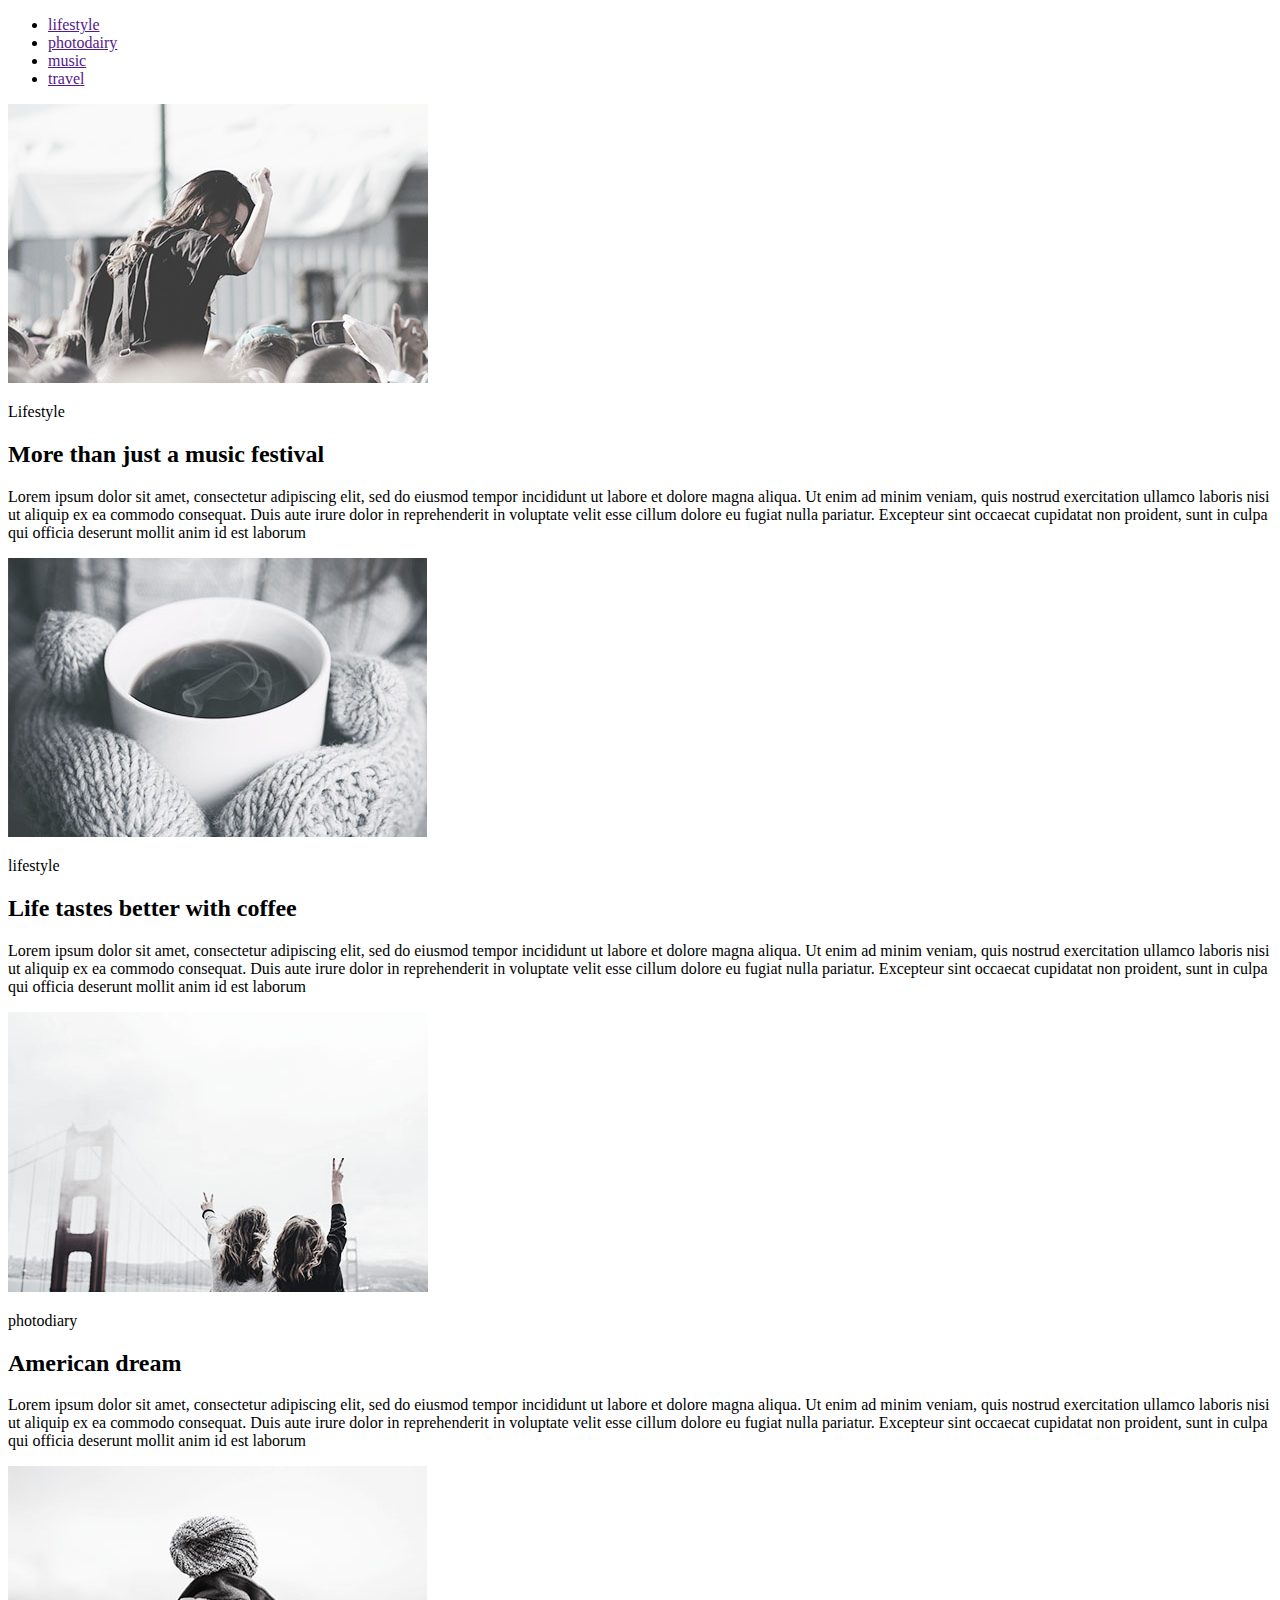
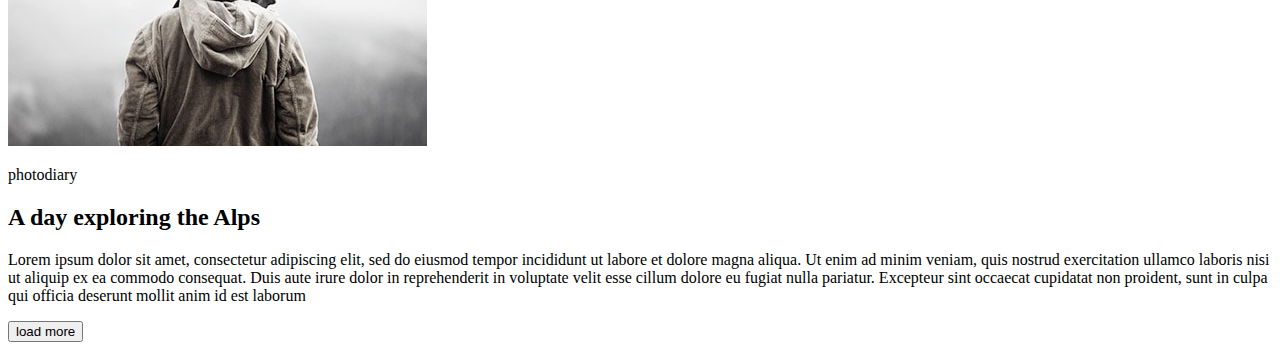
<file: homework-01-02/index.html>
<!DOCTYPE html>
<html lang="en">
<head>
  <meta charset="UTF-8">
  <meta name="author" content="Olexiy Shekera">
  <title>Test site</title>
</head>
<body>
  <ul>
    <li><a href="">lifestyle</a></li>
    <li><a href="">photodairy</a></li>
    <li><a href="">music</a></li>
    <li><a href="">travel</a></li>
  </ul>
  <main>    
    <section>
      <p><img src="img/1Page.jpg" alt="Check the picture"></p>
      <p>Lifestyle</p>
      <h2>More than just a music festival</h2>
      <p>Lorem ipsum dolor sit amet, consectetur    adipiscing elit, sed do eiusmod tempor incididunt ut labore et dolore magna aliqua. Ut enim ad minim veniam, quis nostrud exercitation ullamco laboris nisi ut aliquip ex ea commodo consequat. Duis aute irure dolor in reprehenderit in voluptate velit esse cillum dolore eu fugiat nulla pariatur. Excepteur sint occaecat cupidatat non proident, sunt in culpa qui officia deserunt mollit anim id est laborum</p>
    </section>
    <section>
      <p><img src="img/2Page.jpg" alt="Check the picture"></p>
      <p>lifestyle</p>
      <h2>Life tastes better with coffee</h2>
      <p>Lorem ipsum dolor sit amet, consectetur    adipiscing elit, sed do eiusmod tempor incididunt ut labore et dolore magna aliqua. Ut enim ad minim veniam, quis nostrud exercitation ullamco laboris nisi ut aliquip ex ea commodo consequat. Duis aute irure dolor in reprehenderit in voluptate velit esse cillum dolore eu fugiat nulla pariatur. Excepteur sint occaecat cupidatat non proident, sunt in culpa qui officia deserunt mollit anim id est laborum</p>   
    </section>
    <section>
      <p><img src="img/3Page.jpg" alt="Check the picture"></p>
      <p>photodiary</p>
      <h2>American dream</h2>
      <p>Lorem ipsum dolor sit amet, consectetur    adipiscing elit, sed do eiusmod tempor incididunt ut labore et dolore magna aliqua. Ut enim ad minim veniam, quis nostrud exercitation ullamco laboris nisi ut aliquip ex ea commodo consequat. Duis aute irure dolor in reprehenderit in voluptate velit esse cillum dolore eu fugiat nulla pariatur. Excepteur sint occaecat cupidatat non proident, sunt in culpa qui officia deserunt mollit anim id est laborum</p>
    </section>
    <section>
     <p><img src="img/4Page.jpg" alt="Check the picture"></p>
      <p>photodiary</p>
      <h2>A day exploring the Alps</h2>
      <p>Lorem ipsum dolor sit amet, consectetur    adipiscing elit, sed do eiusmod tempor incididunt ut labore et dolore magna aliqua. Ut enim ad minim veniam, quis nostrud exercitation ullamco laboris nisi ut aliquip ex ea commodo consequat. Duis aute irure dolor in reprehenderit in voluptate velit esse cillum dolore eu fugiat nulla pariatur. Excepteur sint occaecat cupidatat non proident, sunt in culpa qui officia deserunt mollit anim id est laborum</p>
    </section>
  <form>
    <button class="bottom_button">load more</button>
  </form>
  </main>
</body>
</html>
</file>
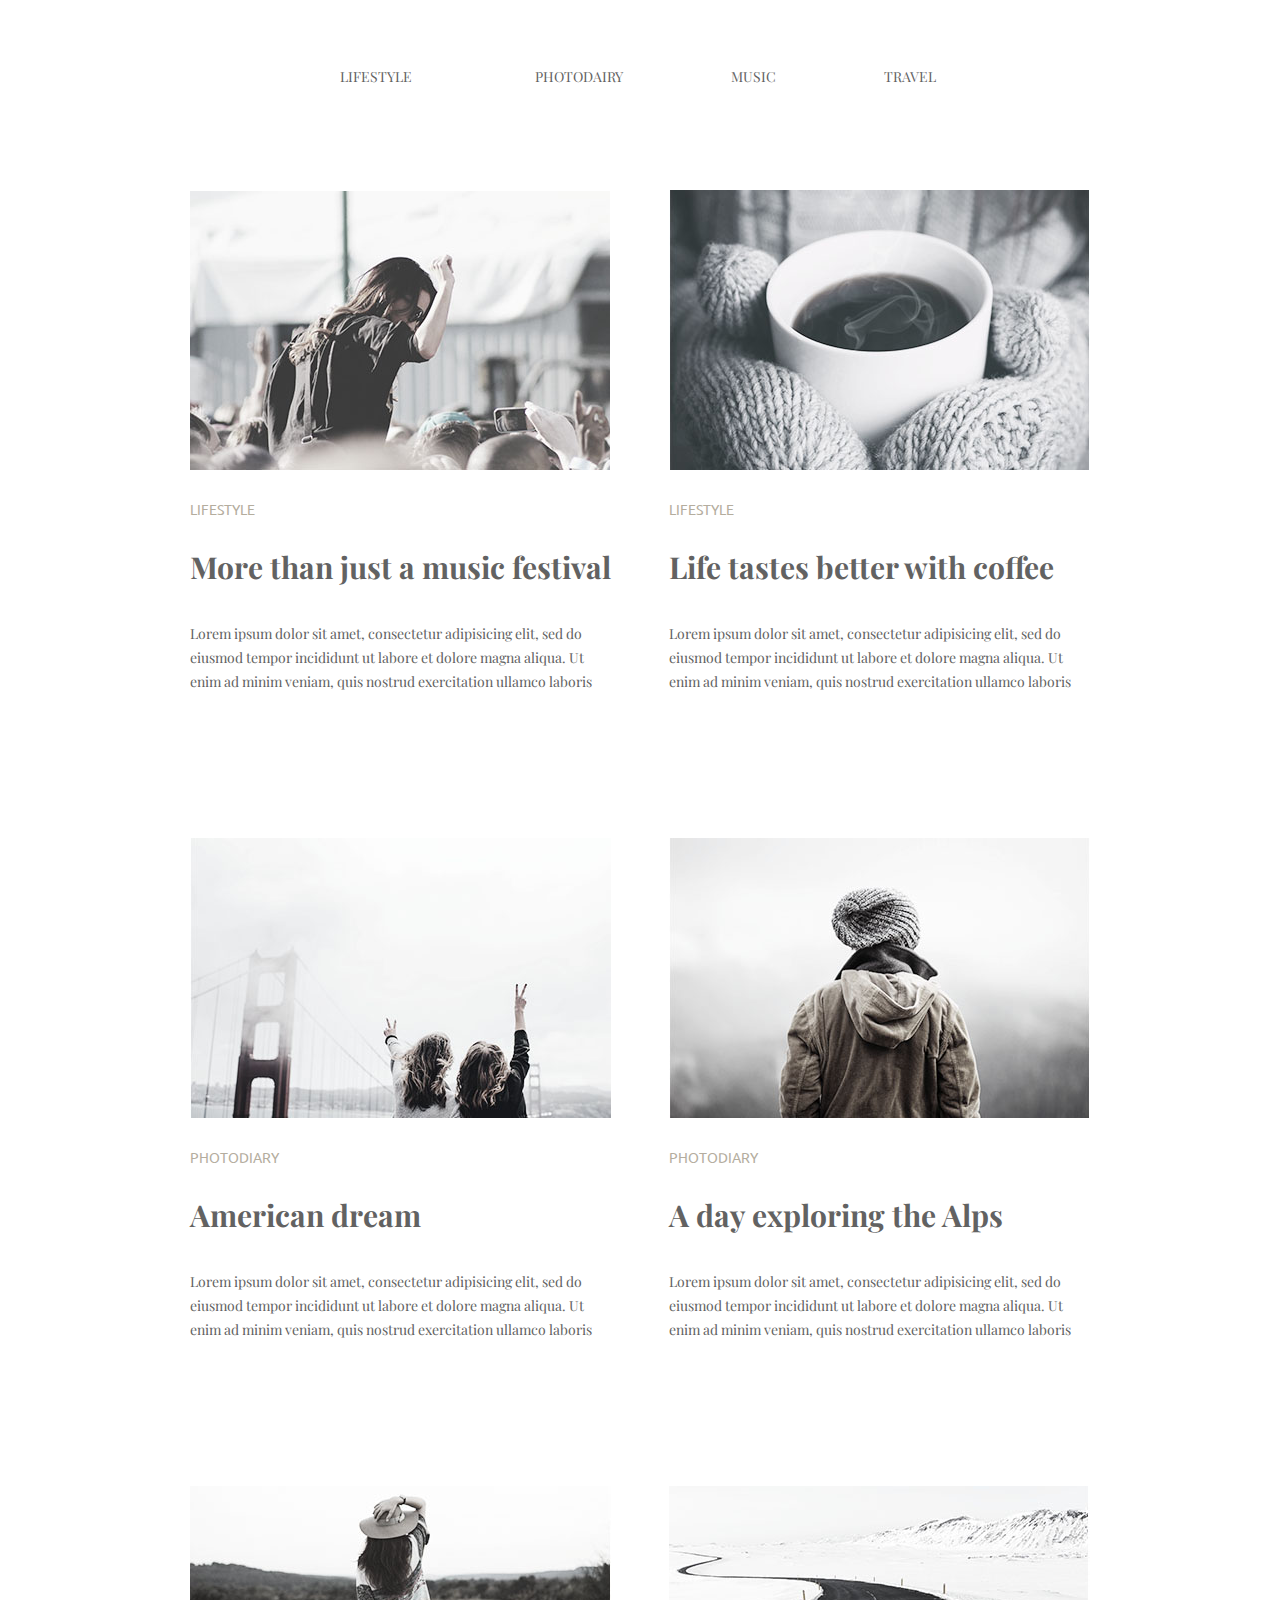
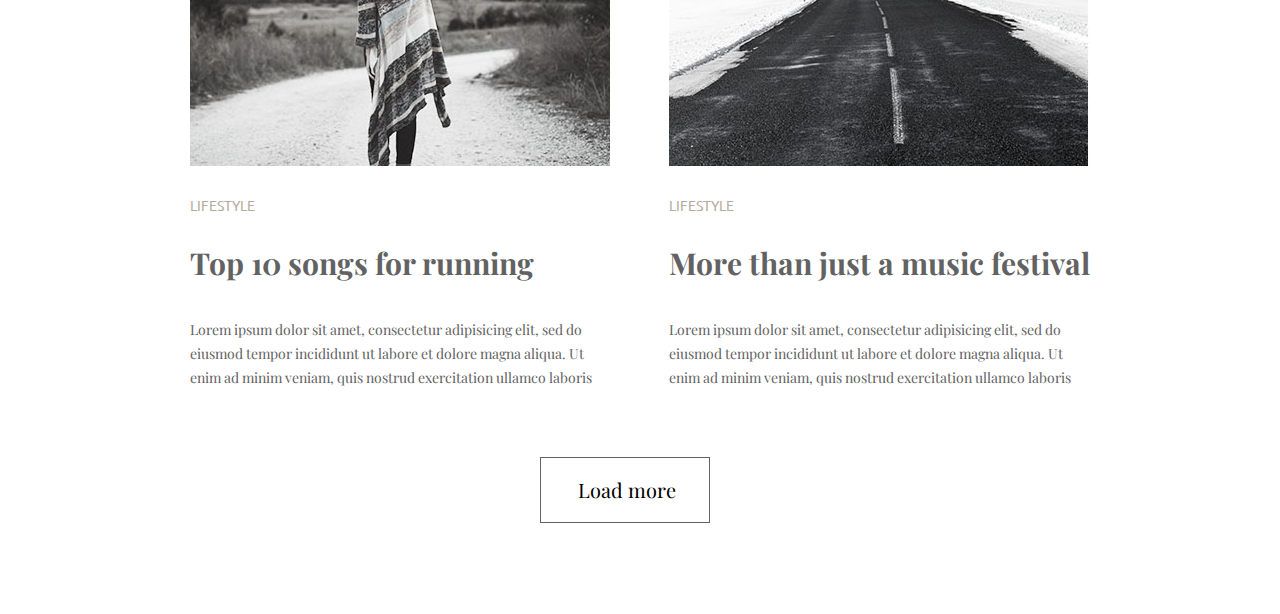
<file: homework-03/index.html>
<!DOCTYPE html>
<html lang="en">
<head>
  <meta charset="UTF-8">
  <meta name="author" content="Olexiy Shekera">
  <title>Test site</title>
  <link rel="stylesheet" href="css/normalize.css">
  <link href="https://fonts.googleapis.com/css?family=Playfair+Display:300,400,500,700,700i&display=swap" rel="stylesheet">
  <link href="https://fonts.googleapis.com/css?family=Ubuntu:300,400,500,700,700i&display=swap" rel="stylesheet">
  <link rel="stylesheet" href="css/styles.css">
</head>
<body>
  <header>
    <nav class="navigation container">
      <ul class="navigation-list">
        <li><a href="#" class="lifestyle">lifestyle</a>
        </li>
        <li><a href="#" class="photodiary">photodairy</a>
        </li>
        <li><a href="#" class="music">music</a>
        </li>
        <li><a href="#" class="travel">travel</a>
        </li>
      </ul>
    </nav>
  </header>
  <main class="container">    
    <ul class="section-list">
      <li class="section-list-item">
        <img class="section-list-image" src="img/1Page.jpg" alt="photo">
          <p class="section-list-title">Lifestyle</p>
        <h2 class="section-list-slogan">More than just a music festival</h2>
        <p class="section-list-description">Lorem ipsum dolor sit amet, consectetur adipisicing elit, sed do eiusmod tempor incididunt ut labore et dolore magna aliqua. Ut enim ad minim veniam, quis nostrud exercitation ullamco laboris</p>
      </li>
      <li class="section-list-item">
        <img class="section-list-image" src="img/2Page.jpg" alt="photo" width="421" height="280">
          <p class="section-list-title">Lifestyle</p>
        <h2 class="section-list-slogan">Life tastes better with coffee</h2>
        <p class="section-list-description">Lorem ipsum dolor sit amet, consectetur adipisicing elit, sed do eiusmod tempor incididunt ut labore et dolore magna aliqua. Ut enim ad minim veniam, quis nostrud exercitation ullamco laboris</p>
        </li>
      <li class="section-list-item">
        <img class="section-list-image" src="img/3Page.jpg" alt="photo" width="421" height="280">
          <p class="section-list-title">Photodiary</p>
        <h2 class="section-list-slogan">American dream</h2>
        <p class="section-list-description">Lorem ipsum dolor sit amet, consectetur adipisicing elit, sed do eiusmod tempor incididunt ut labore et dolore magna aliqua. Ut enim ad minim veniam, quis nostrud exercitation ullamco laboris</p>
      </li>
      <li class="section-list-item">
        <img class="section-list-image" src="img/4Page.jpg" alt="photo" width="421" height="280">
          <p class="section-list-title">Photodiary</p>
        <h2 class="section-list-slogan">A day exploring the Alps</h2>
        <p class="section-list-description">Lorem ipsum dolor sit amet, consectetur adipisicing elit, sed do eiusmod tempor incididunt ut labore et dolore magna aliqua. Ut enim ad minim veniam, quis nostrud exercitation ullamco laboris</p>
        </li>
      <li class="section-list-item">
        <img class="section-list-image" src="img/5Page.jpg" alt="photo" width="421" height="280">
          <p class="section-list-title">Lifestyle</p>
        <h2 class="section-list-slogan">Top 10 songs for running</h2>
        <p class="section-list-description">Lorem ipsum dolor sit amet, consectetur adipisicing elit, sed do eiusmod tempor incididunt ut labore et dolore magna aliqua. Ut enim ad minim veniam, quis nostrud exercitation ullamco laboris</p>
        </li>
      <li class="section-list-item">
        <img class="section-list-image" src="img/6Page.jpg" alt="photo" width="421" height="280">
          <p class="section-list-title">Lifestyle</p>
        <h2 class="section-list-slogan">More than just a music festival</h2>
        <p class="section-list-description">Lorem ipsum dolor sit amet, consectetur adipisicing elit, sed do eiusmod tempor incididunt ut labore et dolore magna aliqua. Ut enim ad minim veniam, quis nostrud exercitation ullamco laboris</p>
        </li>
    </ul>
    <form>
      <button class="bottom_button">Load more</button>
    </form>
  </main>
</body>
</html>
</file>
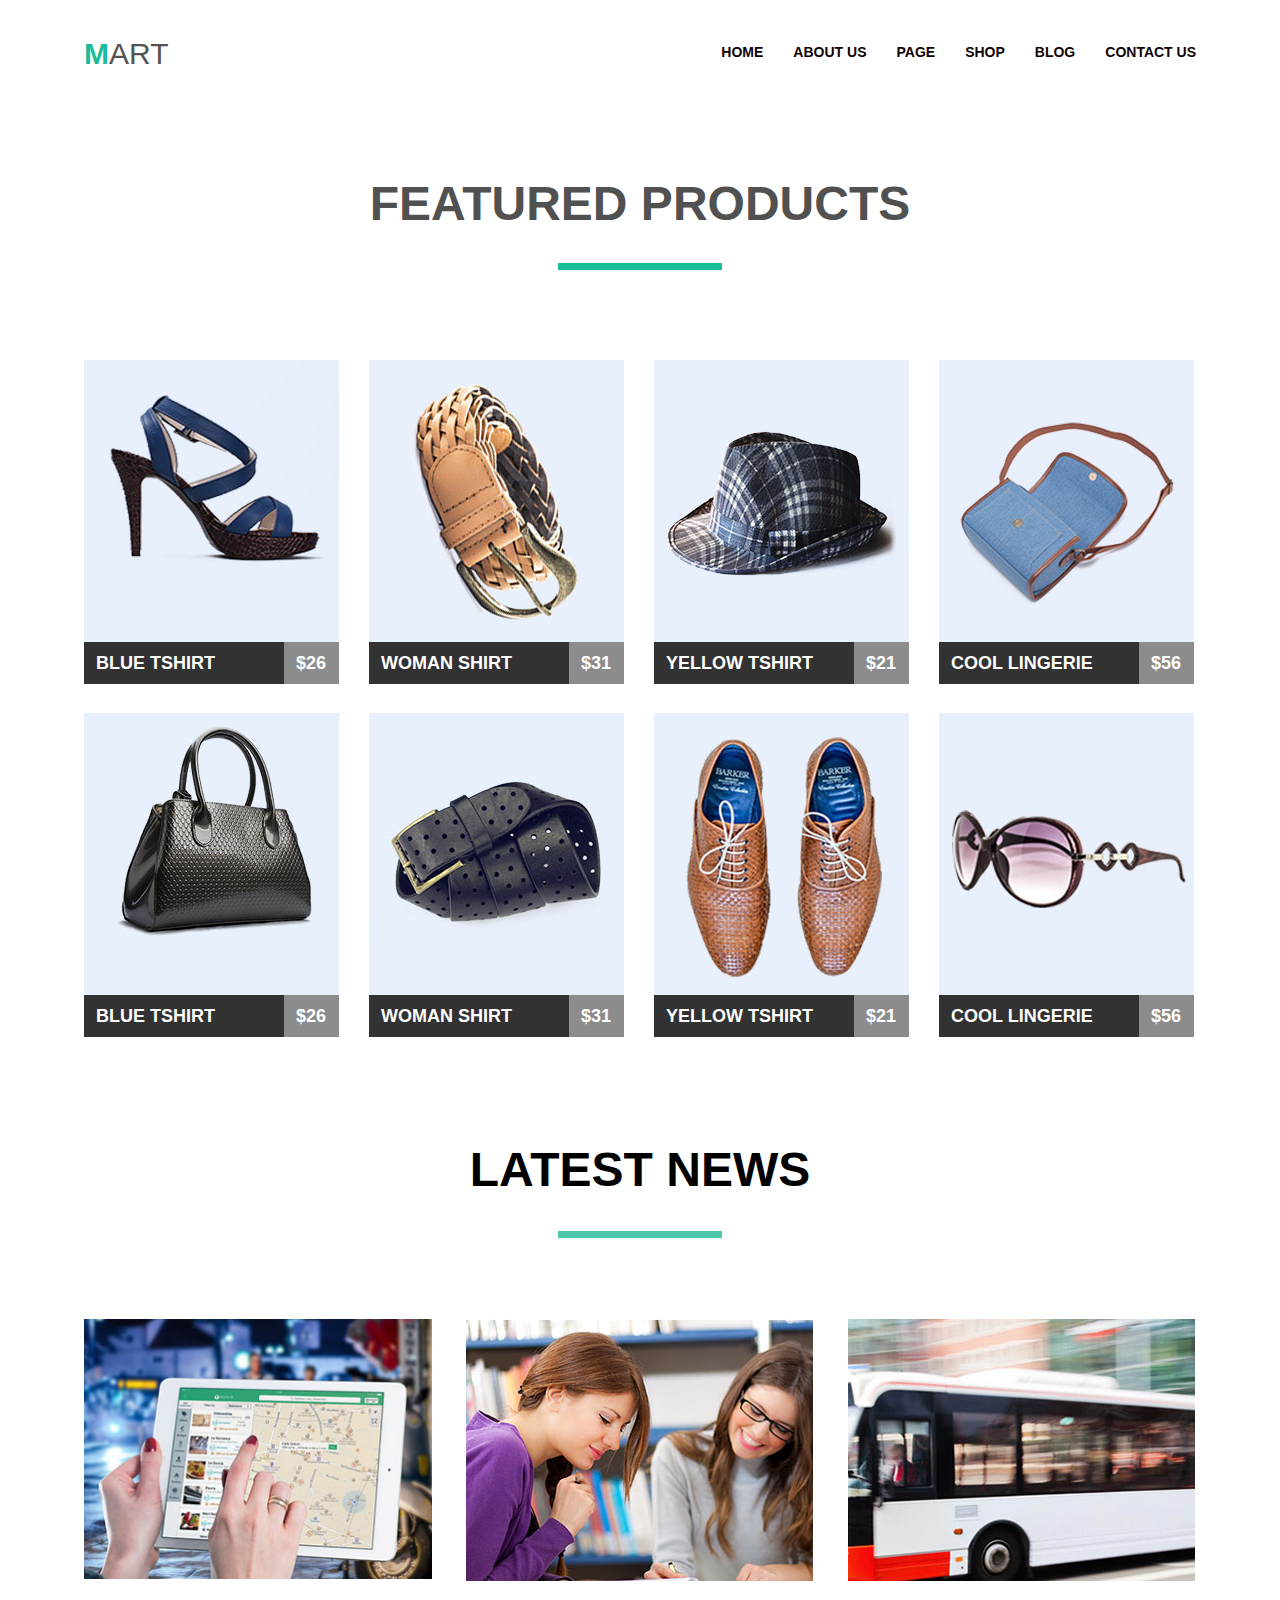
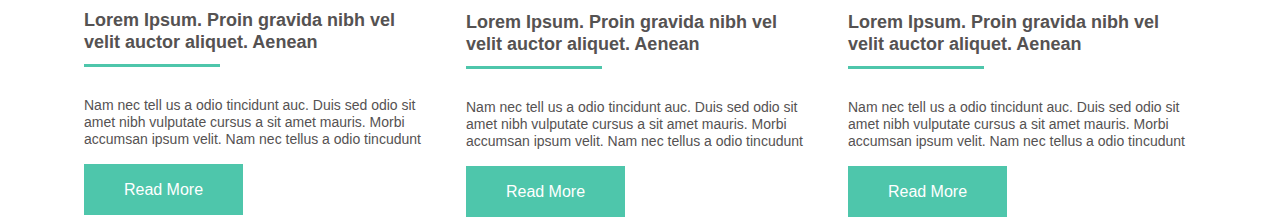
<file: homework-04/index.html>
<!DOCTYPE html>
<html lang="en">
<head>
  <meta charset="UTF-8">
  <meta name="author" content="Olexiy Shekera">
  <title>Test site</title>
  <link rel="stylesheet" href="css/normalize.css">
  <link href="fonts/myriad-pro-cufonfonts/MYRIADPRO-REGULAR.OTF">
  <link rel="stylesheet" href="css/styles.css">
</head>
<body>
  <header class="container clearfix">
      <a href="#" class="navigation-site-logo">Mart</a>
      <ul class="navigation-list clearfix">
        <li><a href="#" class="Home">Home</a>
        </li>
        <li><a href="#" class="About us">About us</a>
        </li>
        <li><a href="#" class="Page">Page</a>
        </li>
        <li><a href="#" class="Shop">Shop</a>
        </li>
        <li><a href="#" class="Blog">Blog</a>
        </li>
        <li><a href="#" class="Contact us">Contact us</a>
        </li>
      </ul>
  </header>
  <main class="container">
    <section class="Products clearfix">
      <h2>Featured Products</h2>    
      <ul class="section-list-featured-products clearfix">
        <li class="section-list-item">
          <img class="section-list-image" src="img/img1.jpg" width="255px" height="281px" alt="photo">
          <h3 class="section-list-product">Blue Tshirt</h3>
          <p class="section-list-price">$26</p>
        </li>
        <li class="section-list-item">
          <img class="section-list-image" src="img/img2.jpg" width="255px" height="281px" alt="photo">
          <h3 class="section-list-product">Woman Shirt</h3>
          <p class="section-list-price">$31</p>
        </li>
        <li class="section-list-item">
          <img class="section-list-image" src="img/img3.jpg" width="255px" height="281px" alt="photo">
          <h3 class="section-list-product">Yellow Tshirt</h3>
          <p class="section-list-price">$21</p>
        </li>
        <li class="section-list-item">
          <img class="section-list-image" src="img/img4.jpg" width="255px" height="281px" alt="photo">
          <h3 class="section-list-product">Cool Lingerie</h3>
          <p class="section-list-price">$56</p>
        </li>
        <li class="section-list-item">
          <img class="section-list-image" src="img/img5.jpg" width="255px" height="281px" alt="photo">
          <h3 class="section-list-product">Blue Tshirt</h3>
          <p class="section-list-price">$26</p>
        </li>
        <li class="section-list-item">
          <img class="section-list-image" src="img/img6.jpg" width="255px" height="281px" alt="photo">
          <h3 class="section-list-product">Woman Shirt</h3>
          <p class="section-list-price">$31</p>
        </li>
        <li class="section-list-item">
          <img class="section-list-image" src="img/img7.jpg" width="255px" height="281px" alt="photo">
          <h3 class="section-list-product">Yellow Tshirt</h3>
          <p class="section-list-price">$21</p>
        </li>
        <li class="section-list-item">
          <img class="section-list-image" src="img/img8.jpg" width="255px" height="281px" alt="photo">
          <h3 class="section-list-product">Cool Lingerie</h3>
          <p class="section-list-price">$56</p>
        </li>
      </ul>
    </section>
    <section class="Latest news clearfix">
      <h4>Latest news</h4>    
      <ul class="section-list-latest-news clearfix">
        <li class="section-list-item-news">
          <img class="section-image" src="img/img9.jpg" width="350px" height="261px" alt="photo">
          <h5 class="section-list-title">Lorem Ipsum. Proin gravida nibh vel velit auctor aliquet. Aenean</h5>
          <p class="section-list-description">Nam nec tell us a odio tincidunt auc. Duis sed odio sit amet nibh vulputate cursus a sit amet mauris. Morbi accumsan ipsum velit. Nam nec tellus a odio tincudunt</p>
          <form>
            <button class="bottom-button">Read More</button>
          </form>
        </li>
        <li class="section-list-item-news">
          <img class="section-image" src="img/img10.jpg" width="347px" height="261px" alt="photo">
          <h5 class="section-list-title">Lorem Ipsum. Proin gravida nibh vel velit auctor aliquet. Aenean</h5>
          <p class="section-list-description">Nam nec tell us a odio tincidunt auc. Duis sed odio sit amet nibh vulputate cursus a sit amet mauris. Morbi accumsan ipsum velit. Nam nec tellus a odio tincudunt</p>
          <form>
            <button class="bottom-button">Read More</button>
          </form>
        </li>
        <li class="section-list-item-news">
          <img class="section-image" src="img/img11.jpg" width="347px" height="262px" alt="photo">
          <h5 class="section-list-title">Lorem Ipsum. Proin gravida nibh vel velit auctor aliquet. Aenean</h5>
          <p class="section-list-description">Nam nec tell us a odio tincidunt auc. Duis sed odio sit amet nibh vulputate cursus a sit amet mauris. Morbi accumsan ipsum velit. Nam nec tellus a odio tincudunt</p>
          <form>
            <button class="bottom-button">Read More</button>
          </form>
        </li>
      </ul>  
    </section>
  </main>
</body>
</html>
</file>
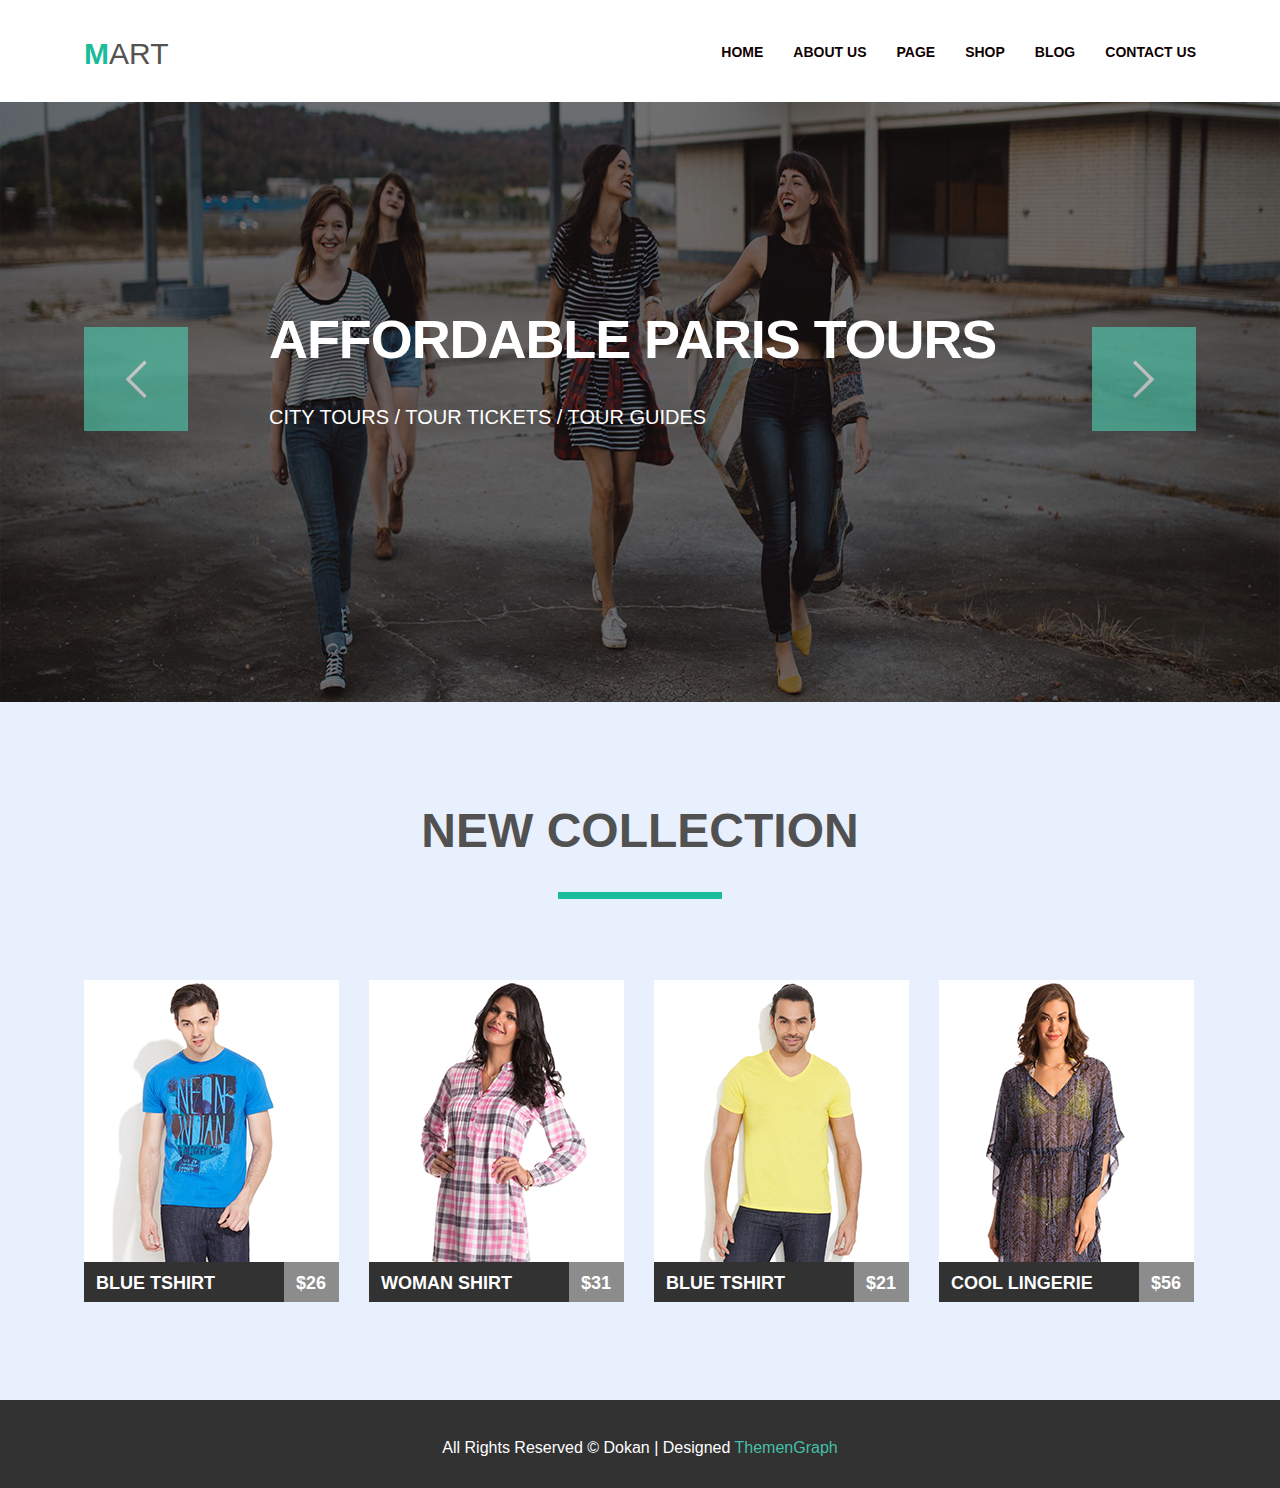
<file: homework-05/index.html>
<!DOCTYPE html>
<html lang="en">
<head>
  <meta charset="UTF-8">
  <meta name="author" content="Olexiy Shekera">
  <title>Test site</title>
  <link rel="stylesheet" href="css/normalize.css">
  <link href="fonts/myriad-pro-cufonfonts/MYRIADPRO-REGULAR.OTF">
  <link rel="stylesheet" href="css/styles.css">
</head>
<body>
  <header class="container clearfix">
      <a href="#" class="navigation-site-logo">Mart</a>
      <ul class="navigation-list clearfix">
        <li><a href="#" class="Home">Home</a>
        </li>
        <li><a href="#" class="About us">About us</a>
        </li>
        <li><a href="#" class="Page">Page</a>
        </li>
        <li><a href="#" class="Shop">Shop</a>
        </li>
        <li><a href="#" class="Blog">Blog</a>
        </li>
        <li><a href="#" class="Contact us">Contact us</a>
        </li>
      </ul>
  </header>
  <main>
    <img class="background-photo" src="img/slide4.png" height="600px" width="1648px" alt="photo">
    <div class="background-photo-overlay"></div>
    <div class="slider container">
      <div class="display-headers">
        <h1 class="big-header"><span class="big-header adjust">Affordable </span>Paris Tours</h1>
        <h2 class="small-header">City Tours / Tour Tickets / Tour Guides</h2>
      </div>
      <div class="slider-list">
        <button class="slider-list-item slider-left"></button>
        <button class="slider-list-item slider-right"></button>
      </div>
    </div>
    <section class="Latest news container clearfix">
      <h3>New Collection</h3>    
      <ul class="section-list-new-collection clearfix">
        <li class="section-list-new-collection-item">
          <div class="overlay"></div>
          <img class="section-image" src="img/blue-tshirt.png" width="255px" height="322px" alt="photo">
          <h4 class="section-list-product">Blue Tshirt</h4>
          <p class="section-list-price">$26</p>
          <ul class="sales-icons">
            <li class="icon-like">
              <a href="#" class="like"></a>
            </li>
            <li class="icon-redirect">
              <a href="#" class="redirect"></a>
            </li>
            <li class="icon-clock">
              <a href="#" class="clock"></a>
            </li>
            <li class="icon-add-to-cart">
              <p class="icon-busket">Add to cart</p>
            </li>
          </ul>
        </li>
        <li class="section-list-new-collection-item">
          <div class="overlay"></div>
          <img class="section-image" src="img/wonam-shirt.png" width="255px" height="322px" alt="photo">
          <h4 class="section-list-product">Woman Shirt</h4>
          <p class="section-list-price">$31</p>
          <ul class="sales-icons clearfix">
            <li class="icon-like">
              <a href="#" class="like"></a>
            </li>
            <li class="icon-redirect">
              <a href="#" class="redirect"></a>
            </li>
            <li class="icon-clock">
              <a href="#" class="clock"></a>
            </li>
            <li class="icon-add-to-cart">
              <p class="icon-busket">Add to cart</p>
            </li>
          </ul>
        </li>
        <li class="section-list-new-collection-item">
          <div class="overlay"></div>
          <img class="section-image" src="img/yellow-tshirt.png" width="255px" height="322px" alt="photo">
          <h4 class="section-list-product">Blue Tshirt</h4>
          <p class="section-list-price">$21</p>
          <ul class="sales-icons clearfix">
            <li class="icon-like">
              <a href="#" class="like"></a>
            </li>
            <li class="icon-redirect">
              <a href="#" class="redirect"></a>
            </li>
            <li class="icon-clock">
              <a href="#" class="clock"></a>
            </li>
            <li class="icon-add-to-cart">
              <p class="icon-busket">Add to cart</p>
            </li>
          </ul>
        </li>
        <li class="section-list-new-collection-item">
          <div class="overlay"></div>
          <img class="section-image" src="img/cool-lingerie.png" width="255px" height="322px" alt="photo">
          <h4 class="section-list-product">Cool Lingerie</h4>
          <p class="section-list-price">$56</p>
          <ul class="sales-icons clearfix">
            <li class="icon-like">
              <a href="#" class="like"></a>
            </li>
            <li class="icon-redirect">
              <a href="#" class="redirect"></a>
            </li>
            <li class="icon-clock">
              <a href="#" class="clock"></a>
            </li>
            <li class="icon-add-to-cart">
              <p class="icon-busket">Add to cart</p>
            </li>
          </ul>
        </li>
      </ul>  
    </section>
  </main>
  <footer>
    <p class="legal-information">All Rights Reserved &copy; Dokan | Designed <span class="color-text">ThemenGraph</span></p>
  </footer>
</body>
</html>
</file>
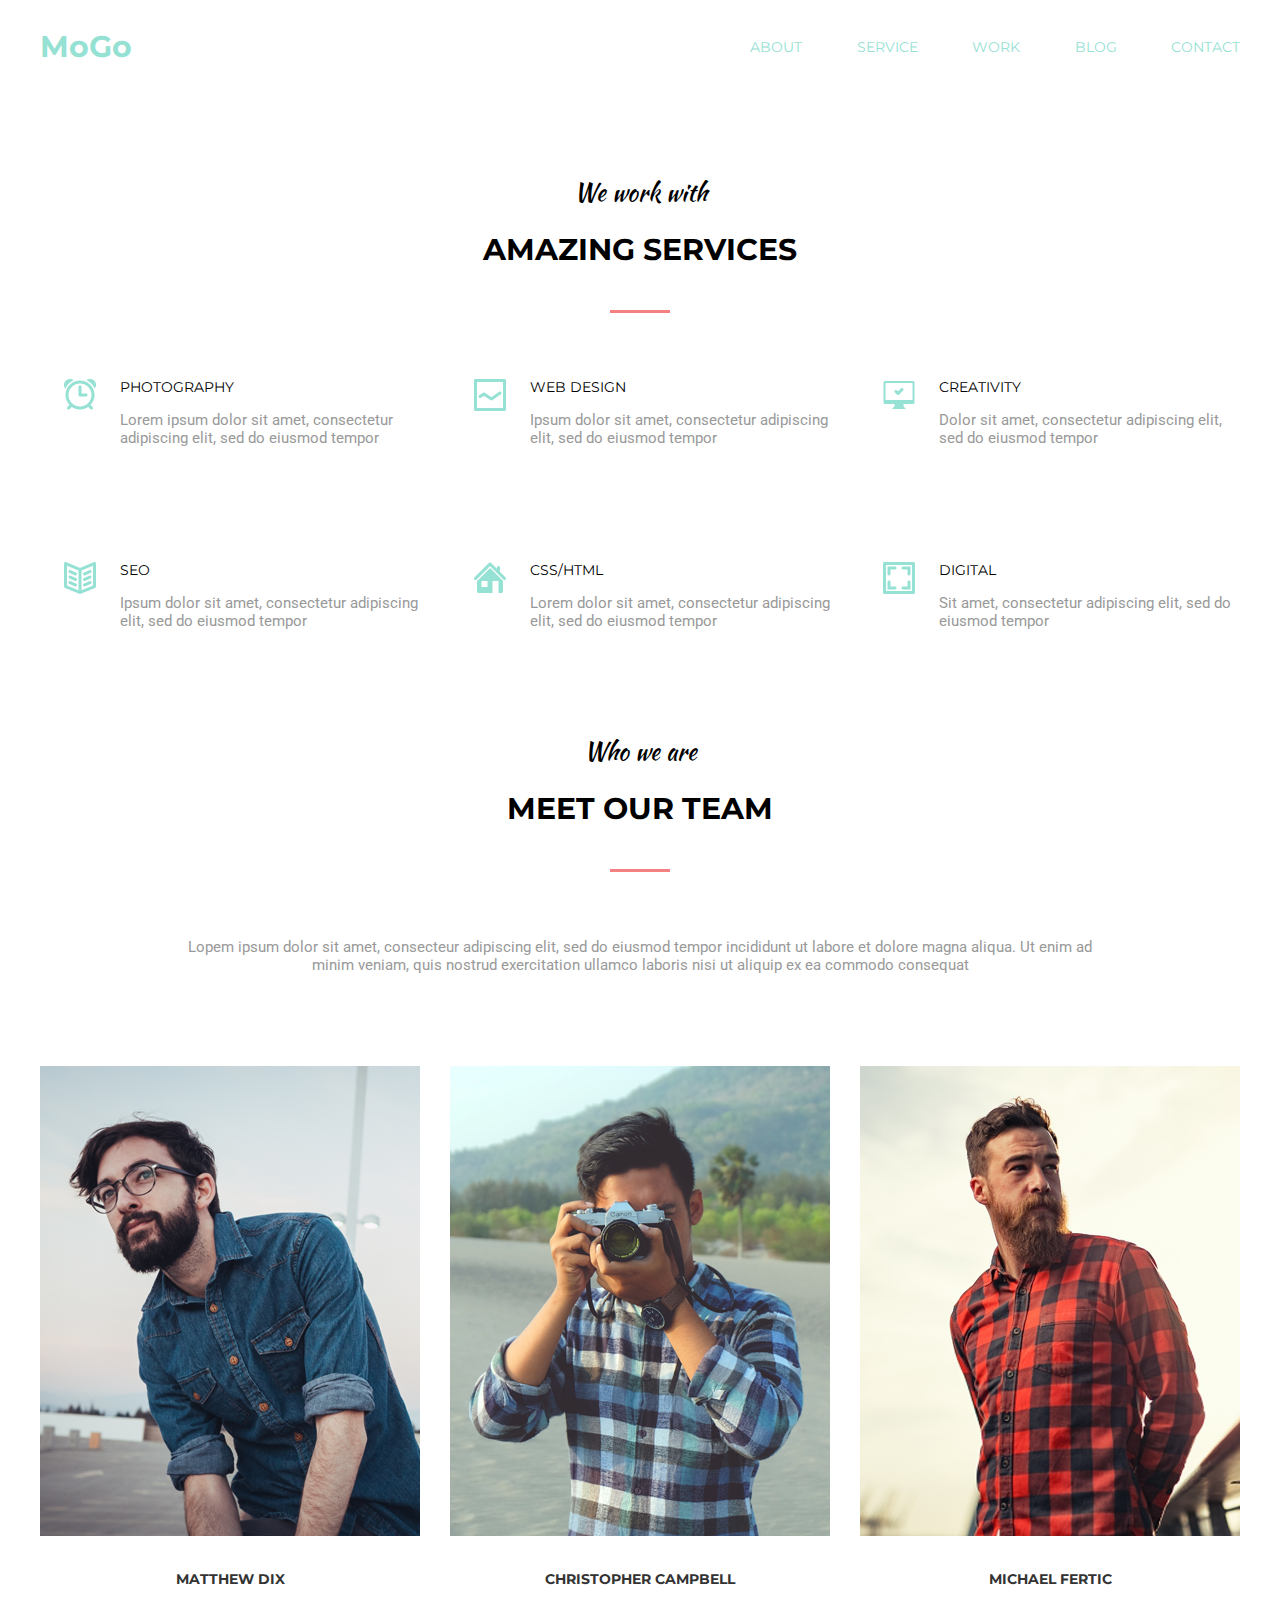
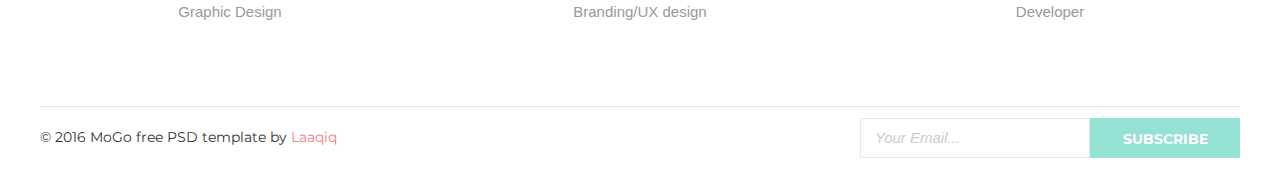
<file: homework-06/index.html>
<!DOCTYPE html>
<html lang="en">
<head>
  <meta charset="UTF-8">
  <meta name="author" content="Olexiy Shekera">
  <title>Test site</title>
  <link rel="stylesheet" href="css/normalize.css">
  <link href="fonts/myriad-pro-cufonfonts/MYRIADPRO-REGULAR.OTF">
  <link href="https://fonts.googleapis.com/css?family=Kaushan+Script&display=swap" rel="stylesheet">
  <link href="https://fonts.googleapis.com/css?family=Montserrat:400,700&display=swap" rel="stylesheet">
  <link href="https://fonts.googleapis.com/css?family=Roboto&display=swap&subset=latin-ext" rel="stylesheet">
  <link rel="stylesheet" href="css/styles.css">
</head>
<body>
  <header class="logo-navigation container">
      <a href="#" class="navigation-site-logo">MoGo</a>
      <ul class="navigation-list">
        <li><a href="#" class="navigation-list-item">About</a>
        </li>
        <li><a href="#" class="navigation-list-item">Service</a>
        </li>
        <li><a href="#" class="navigation-list-item">Work</a>
        </li>
        <li><a href="#" class="navigation-list-item">Blog</a>
        </li>
        <li><a href="#" class="navigation-list-item">Contact</a>
        </li>
      </ul>
  </header>
  <main class="container">
    <section class="amazing-services">
      <h3>We work with</h3>
      <h2>Amazing Services</h2>
      <ul class="amazing-services-list">
        <li class="amazing-services-list-item alarm">
          <p class="amazing-services-list-item-header">Photography</p>
          <p class="amazing-services-list-item-description">Lorem ipsum dolor sit amet, consectetur adipiscing elit, sed do eiusmod tempor</p>
        </li>
        <li class="amazing-services-list-item line-graph">
          <p class="amazing-services-list-item-header">Web Design</p>
          <p class="amazing-services-list-item-description">Ipsum dolor sit amet, consectetur adipiscing elit, sed do eiusmod tempor</p>
        </li>
        <li class="amazing-services-list-item computer">
          <p class="amazing-services-list-item-header">Creativity</p>
          <p class="amazing-services-list-item-description">Dolor sit amet, consectetur adipiscing elit, sed do eiusmod tempor</p>
        </li>
        <li class="amazing-services-list-item book">
          <p class="amazing-services-list-item-header">Seo</p>
          <p class="amazing-services-list-item-description">Ipsum dolor sit amet, consectetur adipiscing elit, sed do eiusmod tempor</p>
        </li>
        <li class="amazing-services-list-item home">
          <p class="amazing-services-list-item-header">Css/Html</p>
          <p class="amazing-services-list-item-description">Lorem dolor sit amet, consectetur adipiscing elit, sed do eiusmod tempor</p>
        </li>
        <li class="amazing-services-list-item digital">
          <p class="amazing-services-list-item-header">Digital</p>
          <p class="amazing-services-list-item-description">Sit amet, consectetur adipiscing elit, sed do eiusmod tempor</p>
        </li>
      </ul>
    </section>
    <section class="meet-our-team">
      <h3>Who we are</h3>
      <h2>Meet our team</h2>
      <h4>Lopem ipsum dolor sit amet, consecteur adipiscing elit, sed do eiusmod tempor incididunt ut labore et dolore magna aliqua. Ut enim ad minim veniam, quis nostrud exercitation ullamco laboris nisi ut aliquip ex ea commodo consequat</h4>   
      <ul class="meet-our-team-list">
        <li class="meet-our-team-list-item">
          <div class="meet-our-team-list-item-picture clearfix">
            <div class="overlay"></div>
            <div class="second-overlay"></div>
            <img class="meet-our-team-image" src="img/Matthew.png" width="380px" height="470px" alt="photo">
            <ul class="contact-icons-list">
              <li class="contact-icons-list-item facebook">
                <a href="#" class="facebook"></a>
              </li>
              <li class="contact-icons-list-item twitter">
                <a href="#" class="twitter"></a>
              </li>
              <li class="contact-icons-list-item pinterest">
                <a href="#" class="pinterest"></a>
              </li>
              <li class="contact-icons-list-item instagram">
                <a href="#" class="instagram"></a>
              </li>
            </ul>
          </div>
          <p class="meet-our-team-name">Matthew Dix</p>
          <p class="meet-our-team-occupation">Graphic Design</p>
        </li>
        <li class="meet-our-team-list-item clearfix">
          <div class="meet-our-team-list-item-picture clearfix">
            <div class="overlay"></div>
            <div class="second-overlay"></div>
            <img class="meet-our-team-image" src="img/Christopher.png" width="380px" height="470px" alt="photo">
            <ul class="contact-icons-list">
              <li class="contact-icons-list-item facebook">
                <a href="#" class="facebook"></a>
              </li>
              <li class="contact-icons-list-item twitter">
                <a href="#" class="twitter"></a>
              </li>
              <li class="contact-icons-list-item pinterest">
                <a href="#" class="pinterest"></a>
              </li>
              <li class="contact-icons-list-item instagram">
                <a href="#" class="instagram"></a>
              </li>
            </ul>
          </div>
          <p class="meet-our-team-name">Christopher Campbell</p>
          <p class="meet-our-team-occupation">Branding/UX design</p>
        </li>
        <li class="meet-our-team-list-item clearfix">
          <div class="meet-our-team-list-item-picture clearfix">
            <div class="overlay"></div>
            <div class="second-overlay"></div>
            <img class="meet-our-team-image" src="img/Michael.png" width="380px" height="470px" alt="photo">
            <ul class="contact-icons-list">
              <li class="contact-icons-list-item facebook">
                <a href="#" class="facebook"></a>
              </li>
              <li class="contact-icons-list-item twitter">
                <a href="#" class="twitter"></a>
              </li>
              <li class="contact-icons-list-item pinterest">
                <a href="#" class="pinterest"></a>
              </li>
              <li class="contact-icons-list-item instagram">
                <a href="#" class="instagram"></a>
              </li>
            </ul>
          </div>
          <p class="meet-our-team-name">Michael Fertic</p>
          <p class="meet-our-team-occupation">Developer</p>
        </li>
      </ul>
    </section>
  </main>
  <footer class="container">
    <p class="legal-information">&copy; 2016 MoGo free PSD template by <span class="legal-information-link">Laaqiq</span></p>
    <form action ="" class="subscription">
      <input name=" " placeholder="Your Email..." class="text-for-filling">
      <input type="submit" value="Subscribe" class="text-submission">
    </form>
  </footer>
</body>
</html>
</file>
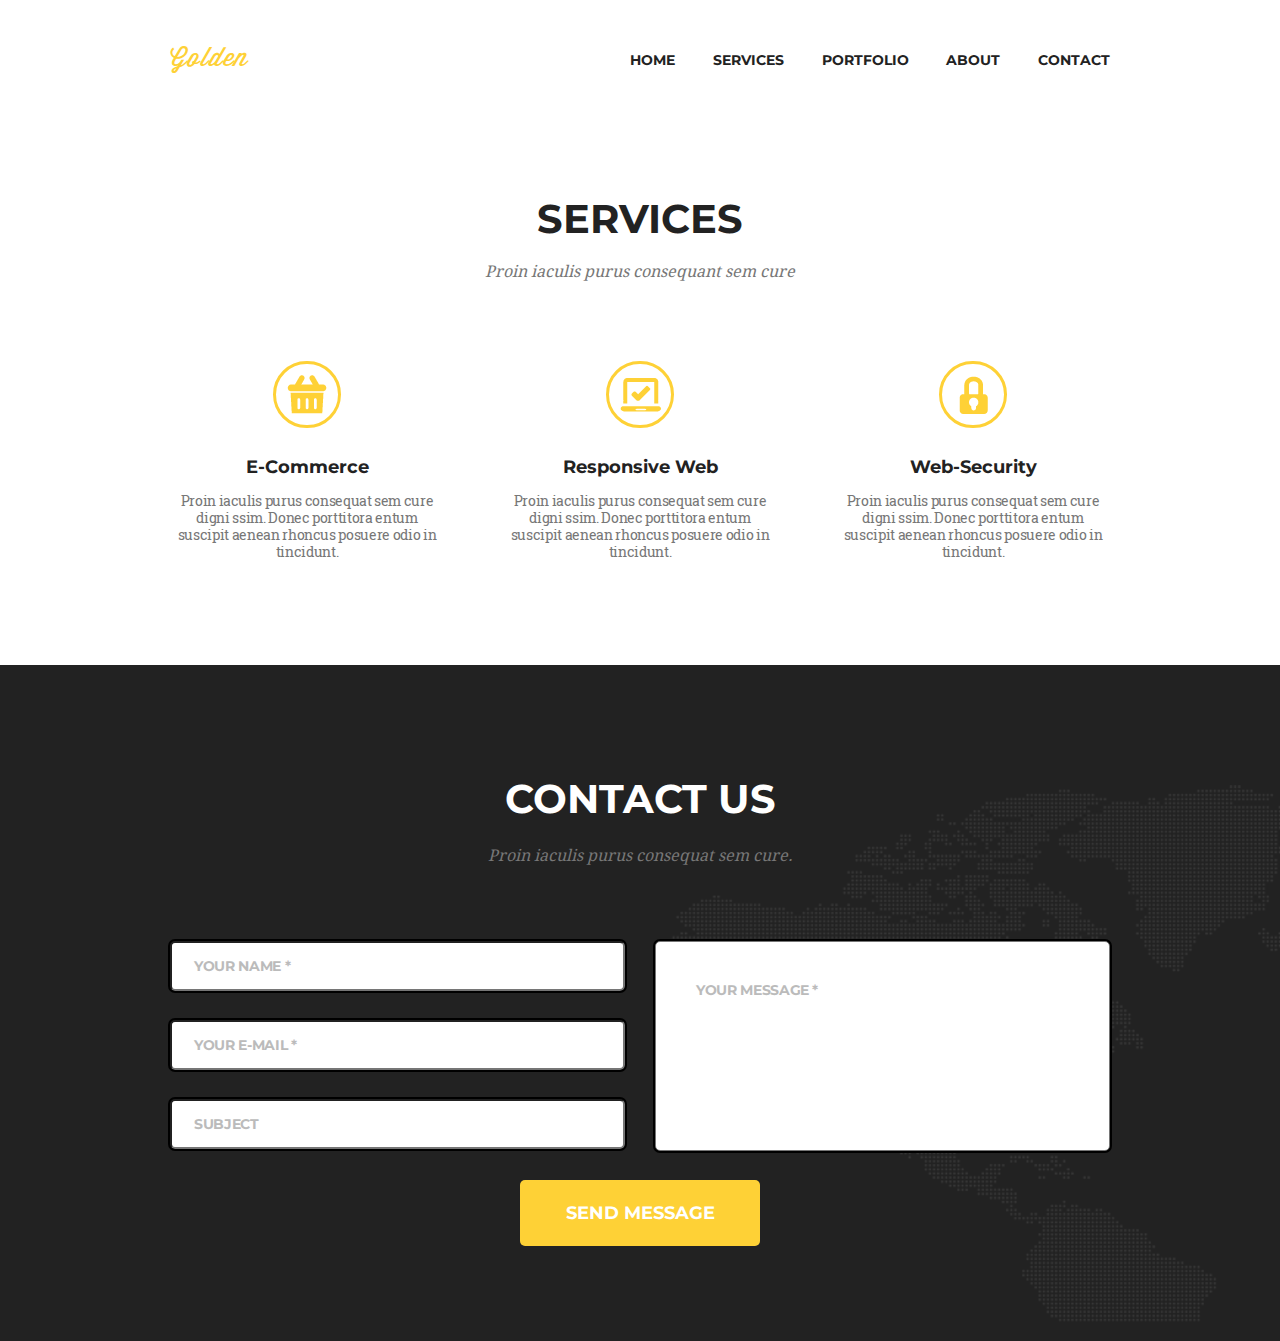
<file: homework-07/index.html>
<!DOCTYPE html>
<html lang="en">
<head>
  <meta charset="UTF-8">
  <meta name="author" content="Olexiy Shekera">
  <title>Test site</title>
  <link rel="stylesheet" href="css/normalize.css">
  <link href="fonts/myriad-pro-cufonfonts/MYRIADPRO-REGULAR.OTF">
  <link href="https://fonts.googleapis.com/css?family=Kaushan+Script&display=swap" rel="stylesheet">
  <link href="https://fonts.googleapis.com/css?family=Montserrat:400,700&display=swap" rel="stylesheet">
  <link href="https://fonts.googleapis.com/css?family=Roboto&display=swap&subset=latin-ext" rel="stylesheet">
  <link rel="stylesheet" href="css/styles.css">
</head>
<body>
  <header class="logo-navigation container">
      <a href="#" class="navigation-site-logo">Golden</a>
      <ul class="navigation-list">
        <li><a href="#" class="navigation-list-item">Home</a>
        </li>
        <li><a href="#" class="navigation-list-item">Services</a>
        </li>
        <li><a href="#" class="navigation-list-item">Portfolio</a>
        </li>
        <li><a href="#" class="navigation-list-item">About</a>
        </li>
        <li><a href="#" class="navigation-list-item">Contact</a>
        </li>
      </ul>
  </header>
  <main>
    <section class="section-services container">
      <h2>Services</h2>
      <h3>Proin iaculis purus consequant sem cure</h3>
      <ul class="services-list">
        <li class="services-list-item">
          <p class="services-list-item-header e-commerce">E-Commerce</p>
          <p class="services-list-item-description">Proin iaculis purus consequat sem cure digni ssim. Donec porttitora entum suscipit aenean rhoncus posuere odio in tincidunt.</p>
        </li>
        <li class="services-list-item">
          <p class="services-list-item-header responsive-web">Responsive Web</p>
          <p class="services-list-item-description">Proin iaculis purus consequat sem cure digni ssim. Donec porttitora entum suscipit aenean rhoncus posuere odio in tincidunt.</p>
        </li>
        <li class="services-list-item">
          <p class="services-list-item-header web-security">Web-Security</p>
          <p class="services-list-item-description">Proin iaculis purus consequat sem cure digni ssim. Donec porttitora entum suscipit aenean rhoncus posuere odio in tincidunt.</p>
        </li>
      </ul>
    </section>
    <section class="contact-us">
      <div class="section-contact-us container">
        <h2>Contact us</h2>
        <h3>Proin iaculis purus consequat sem cure.</h3>
        <form class="feedback-block">
          <div class="feedback-parent">
            <input class="feedback-form name" type="text" name="feedback" placeholder="Your Name *" value="" id="" required>
            <input class="feedback-form your-e-mail" type="email" name="feedback" placeholder="Your e-mail *" value="" id="" required>
            <input class="feedback-form subject" type="text" name="feedback" placeholder="Subject" value="" id="" >
          </div>
          <textarea class="feedback-form Your-message" rows="10" cols="40" name="feedback" placeholder="Your message *" value="" id="" required></textarea>
          <button class="feedback-button" type="submit" name="feedback" value="" id="" >Send Message</button>
        </form>
      </div>
    </section>
  </main>
</body>
</html>
</file>
<file: homework-03/css/styles.css>
html {
  box-sizing: border-box;
}
body {
  font-family:"Playfair Display", serif;
  font-size: 14px;
  color: rgb(98, 98, 98);
}
*, 
*::before, 
*::after {
  box-sizing: inherit;
}
img {
  display: block;
  max-width: 100%;
  height: auto;
}
.container {
  width: 900px;
  margin: auto;
}
.navigation-list {
  height: 190px;
  margin: 0;
  padding: 0;
  padding-top: 65px;
  padding-bottom: 100px;
}
.navigation-list li {
  color: rgb(98, 98, 98);
  list-style: none;
  display: inline-block;
  line-height: 24px;
  text-transform: uppercase;
}
.lifestyle {
  color: rgb(98, 98, 98);
  text-decoration: none;
  margin-left: 150px;
}
.photodiary {
  color: rgb(98, 98, 98);
  text-decoration: none;
  margin-left: 120px;
}
.music {
  color: rgb(98, 98, 98);
  text-decoration: none;
  margin-left: 105px;
}
.travel {
  color: rgb(98, 98, 98);
  text-decoration: none;
  margin-left: 105px;
  margin-right: 150px;
}
.navigation-list li :hover,
.navigation-list li :focus {
  color: rgb(3, 169, 244);
}
.section-list {
  list-style: none;
  padding: 0;
  font-size: 0;
  margin-bottom: 53px;
}
.section-list-item {
  font-size: 14px;
  width: 421px;
  margin: 0;
  padding: 0;
  display: inline-block;
  margin-right: 58px;
  margin-bottom: 130px;
}
.section-list-item:nth-child(2n) {
  margin-right: 0;
}
.section-list-item:nth-last-child(-n +2) {
  margin-bottom: 0;
}
.section-list-image {
  margin-bottom: 31px;
}
.section-list-title {
  font-family: "Ubuntu", sans-serif;
  color: rgb(180, 173, 158);
  text-transform: uppercase;
  line-height: 17px;
  margin-bottom: 31px;
}
.section-list-slogan {
  font-size: 30px;
  line-height: 36px;
  margin-bottom: 37px;
}
.section-list-description {
  line-height: 24px;
}
.bottom_button {
  font-size: 20px;
  line-height: 24px;
  display: inline-block;
  margin-left: 350px;
  margin-bottom: 91px;
  border: 1px solid rgb(98, 98, 98);
  background-color: rgb(255, 255, 255);
  padding: 20px 33px 20px 37px;
  cursor: pointer;
}
.visually-hidden {
	position: absolute !important;
	clip: rect(1px 1px 1px 1px); /* IE6, IE7 */
	clip: rect(1px, 1px, 1px, 1px);
	padding: 0 !important;
	border: 0 !important;
	height: 1px !important; 
	width: 1px !important; 
	overflow: hidden;
}
</file>
<file: homework-04/css/styles.css>
html {
  box-sizing: border-box;
}
.container {
  margin: 0 auto;
  width: 1112px;
  
}
*, 
*::before, 
*::after {
  box-sizing: inherit;
}
img {
  display: block;
  max-width: 100%;
  height: auto;
}
.clearfix::after {
  display: table;
  content: '';
  clear: both;
}
.navigation-list {
  float: right;
  list-style: none;
  margin: 0;
  padding: 0;
  margin-top: 43px;
}
.navigation-list li {
  float: left;
}
.navigation-list li:not(:last-child) {
  margin-right: 30px;
}
.navigation-list li :hover,
.navigation-list li :focus {
  color: #1abc9c;
}
.navigation-site-logo {
  margin-top: 38px;
  display: inline-block;
  font-size: 30px;
  line-height: 32px;
  font-family: "MYRIADPRO-REGULAR", sans-serif;
  font-weight: 300;
  color: #555252;
  text-transform: uppercase;
  text-decoration: none;
}
.navigation-site-logo::first-letter {
  font-family: "MYRIADPRO-REGULAR", sans-serif;
  font-weight: 600;
  color: #1abc9c;
}
.navigation-list a {
  margin: 0;
  padding: 0;
  font-size: 14px;
  line-height: 11px;
  font-family: "MYRIADPRO-REGULAR", sans-serif;
  font-weight: 700;
  color: #0f0101;
  text-transform: uppercase;
  text-decoration: none;
}
h2 {
  margin: 0;
  padding: 0;
  display: block;
  font-family: "MYRIADPRO-REGULAR", sans-serif;
  color: #515151;
  font-weight: 600;
  font-size: 48px;
  line-height: 58px;
  text-transform: uppercase;
  text-align: center;
  margin-top: 105px;
}
h2::after {
  display: block;
  width: 164px;
  height: 7px;
  background-color: #1abc9c;
  content: '';
  margin: 0 auto;
  margin-top: 30px;
  margin-bottom: 90px;
}
.section-list-featured-products {
  margin: 0;
  padding: 0;
}
.section-list-item {  
  float: left;
  list-style: none;
  width: 255px;
  height: 323px;
}
.section-list-product {
  margin: 0;
  padding: 10px 12px 12px 12px;
  float: left;
  width: 200px;
  height: 42px;
  background-color: rgb(50, 50, 50);
  font-family: "MYRIADPRO-REGULAR", sans-serif;
  font-weight: 600;
  font-size: 18px;
  line-height: 22px;
  color: #ffffff;
  text-transform: uppercase;
}
.section-list-product:hover,
.section-list-price:hover,
.section-list-product:focus,
.section-list-price:focus {
  background-color: rgb(26, 188, 156);
}
.section-list-price {
  float: right;
  margin: 0;
  padding: 0;
  padding: 10px 12px;
  width: 55px;
  height: 42px;
  background-color: rgb(140, 140, 140);
  font-family: "MYRIADPRO-REGULAR", sans-serif;
  font-weight: 600;
  font-size: 18px;
  line-height: 22px;
  color: #ffffff;
}
.section-list-item:not(:nth-child(4n)) {
  margin-right: 30px;
}
.section-list-item:not(:nth-last-child(-n+4)) {
  margin-bottom: 30px;
}
h4 {
  font-family: "MYRIADPRO-REGULAR", sans-serif;
  font-weight: 600;
  font-size: 48px;
  line-height: 58px;
  text-transform: uppercase;
  text-align: center;
  margin-top: 105px;
  vertical-align: middle;
}
h4::after {
  display: block;
  width: 164px;
  height: 7px;
  background-color: #4ec6ab;
  content: '';
  margin: 0 auto;
  margin-top: 32px;
  margin-bottom: 81px;
}
.section-list-latest-news {
  margin: 0;
  padding: 0;
}
.section-list-latest-news li {  
  width: 348px;
  height: 496px;
  float: left;
  list-style: none;
}
.section-list-latest-news li:not(:nth-child(3n)) {
  margin-right: 34px;
}
.section-list-title {
  font-size: 18px;
  line-height: 22px;
  font-family: "MYRIADPRO-REGULAR", sans-serif;
  font-weight: 600;
  color: #555252;
}
.section-list-title::after {
  display: block;
  width: 136px;
  height: 3px;
  background-color: #4ec6ab;
  content: '';
  margin-top: 11px;
  margin-bottom: 29px;
}
.section-list-description {
  font-size: 14px;
  line-height: 17px;
  font-family: "MYRIADPRO-REGULAR", sans-serif;
  font-weight: 400;
  color: #555252;
  margin-bottom: 16px;
}
.bottom-button {
  width: 159px;
  height: 51px;
  padding: 0;
  border: 0;
  font-family: "MYRIADPRO-REGULAR", sans-serif;
  font-weight: 300;
  color: #ffffff;
  font-size: 16px;
  line-height: 19px;
  float: left;
  background-color: #4ec6ab;
  text-align: center;
  cursor: pointer;
  margin-bottom: 81px;
  cursor: pointer;
}
</file>
<file: homework-05/css/styles.css>
html {
box-sizing: border-box;
background-color: #ffffff;
}

.container {
margin: 0 auto;
width: 1112px;
}

*, 
*::before, 
*::after {
box-sizing: inherit;
}

img {
display: block;
max-width: 100%;
height: auto;
}

.clearfix::after {
display: table;
content: '';
clear: both;
}

.visually-hidden {
position: absolute !important;
clip: rect(1px 1px 1px 1px); /* IE6, IE7 */
clip: rect(1px, 1px, 1px, 1px);
padding: 0 !important;
border: 0 !important;
height: 1px !important; 
width: 1px !important; 
overflow: hidden;
}

/*--Navigation*/

.navigation-list {
float: right;
list-style: none;
margin: 0;
padding: 0;
margin-top: 43px;
}

.navigation-list li {
float: left;
}

.navigation-list li:not(:last-child) {
margin-right: 30px;
}

.navigation-list li :hover,
.navigation-list li :focus {
color: #1abc9c;
}

.navigation-site-logo {
margin-top: 38px;
display: inline-block;
font-size: 30px;
line-height: 32px;
font-family: "MYRIADPRO-REGULAR", sans-serif;
font-weight: 300;
color: #555252;
text-transform: uppercase;
text-decoration: none;
margin-bottom: 32px;
}

.navigation-site-logo::first-letter {
font-family: "MYRIADPRO-REGULAR", sans-serif;
font-weight: 600;
color: #1abc9c;
}

.navigation-list a {
margin: 0;
padding: 0;
font-size: 14px;
line-height: 11px;
font-family: "MYRIADPRO-REGULAR", sans-serif;
font-weight: 700;
color: #0f0101;
text-transform: uppercase;
text-decoration: none;
}

/* ----SLIDER -----*/

.slider {
position: relative;
margin-bottom: 100px;
height: 600px;
}

.display-headers {
position: absolute;
margin: 0;
padding: 0;
top: 205px;
bottom: 305px;
left: 185px;
right: 185px;
}

h1 {
margin: 0;
padding: 0;
width: 738px;
height: 98px;
}

.big-header {
margin: 0;
padding: 0;
font-family: "MYRIADPRO-REGULAR", sans-serif;
color: rgb( 255, 255, 255 );
font-weight: 600;
font-size: 54px;
line-height: 65px;
text-transform: uppercase;
text-align: left;
letter-spacing: -0.02em;
}

.small-header {
margin: 0;
padding: 0;
display: block;
font-family: "MYRIADPRO-LIGHT;", sans-serif;
color: rgb( 255, 255, 255 );
font-weight: 100;
font-size: 20px;
line-height: 24px;
text-transform: uppercase;
text-align: left;
}

.display-headers:hover .adjust,
.display-headers:focus .adjust {
color: rgb(255,114,0);
cursor: pointer;
}

.slider-list-item {
position: absolute;
top: 225px;
bottom: 271px;
display: block;
width: 104px;
height: 104px;
background-color: #4ec6ab;
opacity: 0.65;
background-repeat: no-repeat;
background-position: center;
cursor: pointer;
border-style: none;
}
.slider-list {
margin: 0 auto;
width: 1112px;
height: 600px;
}

.slider-left {
left: 0;
background-image: url(../img/icons/arrow-left.png)
}

.slider-right {
right: 0;
background-image: url(../img/icons/arrow-right.png)
}

.slider-list-item:hover {
opacity: 1;
}
main {
position: relative;
}
.background-photo {
position: absolute;;
height: 600px;
width: 100%;
}

.background-photo-overlay {
position: absolute;
height: 600px;
width: 100%;
background-color: #000002;
opacity: 0.52;
top: 0;
}

/* --- section-list-new-collection*/ 

/*---HEADER H3*/

h3 {
margin: 0;
padding: 0;
display: block;
font-family: "MYRIADPRO-REGULAR", sans-serif;
color: #515151;
font-weight: 600;
font-size: 48px;
line-height: 58px;
text-transform: uppercase;
text-align: center;
}

h3::after {
display: block;
width: 164px;
height: 7px;
background-color: #1abc9c;
content: '';
margin: 0 auto;
margin-bottom: 81px;
margin-top: 32px;
}

main {
background-color: #e9f0fd;
}

.section-list-new-collection {
margin-bottom: 98px;
padding: 0;
}

.section-list-new-collection-item {  
position: relative;
float: left;
list-style: none;
width: 255px;
height: 322px;
}

.section-list-new-collection-item:not(:last-child) {
margin-right: 30px;
}

.section-list-product {
position: absolute;
bottom: 0;
margin: 0;
padding: 10px 12px 12px 12px;
float: left;
width: 200px;
height: 40px;
background-color: rgb(50, 50, 50);
font-family: "MYRIADPRO-REGULAR", sans-serif;
font-weight: 600;
font-size: 18px;
line-height: 22px;
color: #ffffff;
text-transform: uppercase;
}

.section-list-product,
.section-list-price,
.sales-icons li {
cursor: pointer;

}
.section-list-price {
position: absolute;
bottom: 0;
right: 0;
float: right;
margin: 0;
padding: 10px 12px;
width: 55px;
height: 40px;
background-color: rgb(140, 140, 140);
font-family: "MYRIADPRO-REGULAR", sans-serif;
font-weight: 600;
font-size: 18px;
line-height: 22px;
color: #ffffff;
}

.section-list-new-collection-item:hover .section-list-product {
background-color: rgb(26, 188, 156)
}

.section-list-new-collection-item:hover .section-list-price {
background-color: #7fd9c8;
}

.sales-icons li:hover {
background-color: #1abc9c;
}

.sales-icons li:last-child:hover {
background-color: rgb(26, 188, 156)
}

/* ---- HIDDEN ICONS---*/

.sales-icons {
padding: 0;
margin: 0;
position: absolute;
top: 55%;
left: 50%;
transform: translate(-50%, -80%);
width: 170px;
height: 110px;
}

.sales-icons li {
position: relative;
opacity: 0;
float: left;
list-style: none;
width: 50px;
height: 50px;
background-repeat: no-repeat;
border: 1px solid #ffffff;
}

.sales-icons li:last-child {
width: 166px;
}

.sales-icons li:nth-child(-n+2) {
margin-right: 8px;
}

.sales-icons li:nth-child(-n+3) {
margin-bottom: 8px;
}

.icon-like {
background-image: url(../img/icons/heart.png);
background-position: center;
}

.icon-redirect {
background-image: url(../img/icons/arrows.png);
background-position: center;
}

.icon-clock {
background-image: url(../img/icons/clock.png);
background-position: center;
}

.sales-icons li:last-child:hover {
background-color: #323232;
}

.icon-busket {
position: relative;
font-size: 14px;
line-height: 16px;
font-family: "MYRIADPRO-REGULAR", sans-serif;
color: rgb( 255, 255, 255 );
text-transform: uppercase;
margin: 0;
padding: 17px 18px 20px 48px;

}
.icon-busket::before {
position: absolute;
content: '';
display: inline-block;
width: 28px;
height: 27px;
background-image: url(../img/icons/busket.png);
left: 13px;
top: 11px;
bottom: 12px;
}

.section-list-new-collection-item:hover .sales-icons li {
opacity: 1;
}

.section-list-new-collection-item:hover .overlay {
opacity: 0.549;
}

.overlay {
border-width: 10px;
border-color: rgb(255, 255, 255);
border-style: solid;
background-color: rgb(0, 0, 0);
opacity: 0;
position: absolute;
width: 255px;
height: 282px;
}

/* footer */

.color-text {
color: #46bfa9;
cursor: pointer;
}

footer {
height: 88px;
width: auto;
background-color: #323232;
text-align: center;
vertical-align: middle;
margin: 0 auto;
padding-top: 38px;
padding-bottom: 33px;
}

.legal-information {
display: inline-block;
text-align: center;
vertical-align: middle;
font-family: "MYRIADPRO-REGULAR", sans-serif;
font-size: 16px;
color: #fefefe;
line-height: 18px;
padding: 0;
margin: 0;
}
</file>
<file: homework-06/css/styles.css>
html {
box-sizing: border-box;
background-color: #ffffff;
}

.container {
margin: 0 auto;
width: 1200px;
}

*, 
*::before, 
*::after {
box-sizing: inherit;
}

img {
display: block;
max-width: 100%;
height: auto;
}

.clearfix::after {
display: table;
content: '';
clear: both;
}

.visually-hidden {
position: absolute !important;
clip: rect(1px 1px 1px 1px); /* IE6, IE7 */
clip: rect(1px, 1px, 1px, 1px);
padding: 0 !important;
border: 0 !important;
height: 1px !important; 
width: 1px !important; 
overflow: hidden;
}

/*--Navigation*/

.logo-navigation {
display: flex;
justify-content: space-between;
align-items: center;
min-height: 37px;
margin-top: 28px;
margin-bottom: 113px;
}

.navigation-list {
width: 490px;
padding: 0;
margin: 0;
list-style: none;
display: flex;
align-items: center;
justify-content: space-between;
}

.navigation-site-logo {
padding: 0;
margin: 0;
text-decoration: none;
font-family: 'Montserrat', sans-serif;
font-weight: 700;
font-size: 30px;
line-height: 36px;
color: #95e1d3;
}

.navigation-list-item {
text-decoration: none;
font-family: 'Montserrat', sans-serif;
font-weight: 400;
font-size: 14px;
line-height: 17px;
text-transform: uppercase;
color: #95e1d3;
transition: color 200ms linear;
}

.navigation-list-item:hover {
color:#f59a9a;
border-bottom: 3px solid #f38181;
padding-bottom: 12px;
}

/*--Section 1 Amazing Services--*/

h3 {
padding: 0;
margin: 0;
margin-bottom: 22px;
font-family: 'Kaushan Script', cursive;
font-size: 24px;
line-height: 29px;
font-weight: 400;
display: block;
text-align: center;
}

h2 {
font-family: 'Montserrat', sans-serif;
font-size: 30px;
line-height: 36px;
font-weight: 700px;
text-transform: uppercase;
display: block;
text-align: center;
}

h2::after {
display: block;
width: 60px;
height: 3px;
background-color: #f38181;
content: '';
margin: 0 auto;
margin-top: 42px;
margin-bottom: 66px;
}

.amazing-services-list {
display: flex;
flex-wrap: wrap;
list-style: none;
padding: 0;
margin: 0;
justify-content: space-between;
}

.amazing-services-list-item-header {
font-family: 'Montserrat', sans-serif;
font-weight: 400;
font-size: 14px;
line-height: 17px;
text-transform: uppercase;
margin: 0;
padding: 0;
}

.amazing-services-list-item-description {
font-family: 'Roboto', sans-serif;
font-weight: 400;
font-size: 15px;
line-height: 18px;
color: #999999;
}

.amazing-services-list-item {
padding-left: 80px;
position: relative;
width: 381px;
margin-bottom: 100px;
cursor: pointer;
}

.amazing-services-list-item::before {
display: inline-block;
content: '';
background-repeat: no-repeat;
background-position: center;
min-width: 80px;
min-height: 32px;
position: absolute;
left: 0;
top: 0;
}

.alarm::before {
background-image: url(../img/icons/alarm.png);
}

.line-graph::before {
background-image: url(../img/icons/line-graph.png);
}

.computer::before {
background-image: url(../img/icons/ok.png);
}

.book::before {
background-image: url(../img/icons/book.png);
}

.home::before {
background-image: url(../img/icons/home.png);
}

.digital::before {
background-image: url(../img/icons/image.png);
}

.amazing-services-list-item:nth-last-child(-n+3) {
margin-bottom: 92px;
}

/* Section Meet our Team--*/

h4 {
display: block;
width: 941px;
font-family: 'Roboto', sans-serif;
font-weight: 400;
font-size: 15px;
line-height: 18px;
color: #999999;
text-align: center;
margin: 0 auto;
margin-bottom: 92px;
}

.meet-our-team-name {
font-family: 'Montserrat', sans-serif;
font-weight: 700;
text-transform: uppercase;
font-size: 14px;
line-height: 17px;
color: rgb( 51, 51, 51 );
display: block;
margin: 0 auto;
text-align: center;
margin-bottom: 15px;
}

.meet-our-team-occupation {
font-family: 'Roboto - Light Italic', sans-serif;
font-weight: 400;
font-size: 15px;
line-height: 18px;
color: rgb( 153, 153, 153 );
display: block;
margin: 0 auto;
text-align: center;
}

.meet-our-team-list {
display: flex;
flex-wrap: wrap;
justify-content: space-between;
align-items: center;
list-style: none;
padding: 0;
margin: 0;
}

.meet-our-team-list-item-picture {
min-width: 380px;
min-height: 470px;
position: relative;
transition: transform 200ms linear, opacity 200ms linear, background-image 200ms linear, background-color 200ms linear;
margin-bottom: 35px;

}
.meet-our-team-list-item {
min-width: 380px;
min-height: 542px;
margin-bottom: 85px;
}

.overlay {
width: 380px;
height: 470px;
float: left;
padding: 0;
position: absolute;
margin: 0;
background-color: #95e1d3;
}

.second-overlay {
width: 380px;
height: 470px;
float: left;
position: absolute;
padding: 0;
margin: 0;
transition: background-image 200ms linear;
z-index: 3;
}

.meet-our-team-image {
float: left;
position: absolute;
transition: transform 200ms linear;
object-fit: cover;
z-index: 2;
}

.contact-icons-list {
width: 230px;
height: 56px;
float: left;
position: absolute;
opacity: 0;
display: flex;
list-style: none;
padding: 0;
margin: 0;
top: 50%;
left: 50%;
transform: translate(-50%, -50%);
transition: opacity 200ms linear, background-color 200ms linear;
z-index: 4;
}

.contact-icons-list-item {
width: 56px;
height: 56px;
background-repeat: no-repeat;
background-position: center;
background-color: rgb(252, 227, 138);
transition: background-color 200ms linear;
}

.facebook {
background-image: url(../img/icons/social-icons/facebook.png)
}

.twitter {
background-image: url(../img/icons/social-icons/twitter.png)
}

.pinterest {
background-image: url(../img/icons/social-icons/pinterest.png)
}

.instagram {
background-image: url(../img/icons/social-icons/instagram.png)
}

/* ----HOVER EFFECT ON meet-our-team-list-item ---*/

.meet-our-team-list-item-picture:hover {
transform: translate(-10px, -10px);
}

.meet-our-team-list-item-picture:hover .overlay {
transform: translate(10px, 10px);
background-color: #95e1d3;
}

.meet-our-team-list-item-picture:hover .second-overlay {
background-image: linear-gradient(to top, rgba(252, 227, 138, 0.9) 0%, rgba(243, 129, 129, 0.9) 100%);

}

.meet-our-team-list-item-picture:hover .contact-icons-list {
opacity: 1;
cursor: pointer;
}

.contact-icons-list-item:hover {
background-color:rgb(149, 225, 211);
}

/*----Footer-----*/

footer {
display: flex;
justify-content: space-between;
align-items: center;
min-height: 63px;
border-top: 1px solid #e5e5e5;
}

.subscription {
min-width: 379px;
min-width: 40px;
display: flex;
}

.text-for-filling {
width: 230px;
height: 40px;
border: 1px solid #e7e7e7;
padding: 14px 0px 14px 14px;
outline: 0;
} 

.text-for-filling::placeholder {
font-family: "Roboto - Light Italic", sans-serif;
font-style: italic;
font-weight: 400;
font-size: 15px;
line-height: 18px;
color: rgb(204, 204, 204);
}

.text-submission {
font-family: "Montserrat", sans-serif;
font-size: 14px;
line-height: 17px;
font-weight: 700;
text-transform: uppercase;
color: #ffffff;
background-color: #95e1d3;
outline: 0;
border: 0;
}

.text-submission {
width: 150px;
height: 40px;
padding-top: 5px;
cursor: pointer;
}

.legal-information {
font-family: 'Montserrat', sans-serif;
font-size: 14px;
line-height: 17px;
color: rgb(51, 51, 51);
}

.legal-information-link {
font-family: 'Montserrat', sans-serif;
font-size: 14px;
line-height: 17px;
color: #f38181;
cursor: pointer;
}
</file>
<file: homework-07/css/styles.css>
html {
box-sizing: border-box;
background-color: #ffffff;
}

.container {
margin: 0 auto;
width: 940px;
}

*, 
*::before, 
*::after {
box-sizing: inherit;
}

img {
display: block;
max-width: 100%;
height: auto;
}

.clearfix::after {
display: table;
content: '';
clear: both;
}

.visually-hidden {
position: absolute !important;
clip: rect(1px 1px 1px 1px); /* IE6, IE7 */
clip: rect(1px, 1px, 1px, 1px);
padding: 0 !important;
border: 0 !important;
height: 1px !important; 
width: 1px !important; 
overflow: hidden;
}

/*--Navigation*/

.logo-navigation {
display: flex;
justify-content: space-between;
align-items: center;
min-height: 28px;
margin-top: 44px;
margin-bottom:120px ;
padding: 0;
}

.navigation-list {
width: 480px;
padding: 0;
margin: 0;
list-style: none;
display: flex;
align-items: center;
justify-content: space-between;
}

.navigation-site-logo {
padding: 0;
margin: 0;
text-decoration: none;
font-family: "Wisdom - Script";
font-weight: 400;
font-size: 26px;
line-height: 31px;
letter-spacing: 1.3px;
color: #fed136;
}

.navigation-list-item {
text-decoration: none;
font-family: "Montserrat", sans-serif;
font-weight: 700;
font-size: 14px;
line-height: 17px;
text-transform: uppercase;
color: #222222;
transition: color 200ms linear;
}

.navigation-list-item:hover {
color:#fed136;
}

/*--section-services--*/

h2 {
font-family: "Montserrat", sans-serif;
font-size: 40px;
line-height: 48px;
font-weight: 700px;
text-transform: uppercase;
color: #222222;
display: block;
text-align: center;
margin-bottom: 19px;
}

h3 {

font-family: "Droid Serif";
font-style: italic;
color: #777777;
font-size: 16px;
line-height: 19px;
font-weight: 400;
display: block;
text-align: center;
margin-bottom: 80px;
}

.services-list {
display: flex;
flex-wrap: wrap;
list-style: none;
padding: 0;
margin: 0;
justify-content: space-between;
}

.services-list-item {
width: 274px;
height: 184px;
margin-bottom: 120px;
cursor: pointer;
}

.services-list-item-header {
font-family: "Montserrat", sans-serif;
font-size: 18px;
line-height: 22px;
font-weight: 700;
color: #222222;
text-align: center;
margin: 0;
padding: 0;
}

.services-list-item-description {
font-family: "Roboto Slab";
font-size: 14px;
line-height: 17px;
font-weight: 400;
color: #777777;
text-align: center;
letter-spacing: -0.35px;
}


.services-list-item-header::before {
display: block;
content: '';
background-repeat: no-repeat;
background-position: center;
width: 68px;
height: 67px;
align-items: center;
margin: 0 auto;
margin-bottom: 28px;
border: 3px solid #fed136;
border-radius: 67px;
}

.e-commerce::before {
background-image: url(../img/icons/Icon-Basket.png);
}

.responsive-web::before {
background-image: url(../img/icons/Icon-Laptop.png);
}

.web-security::before {
background-image: url(../img/icons/Icon-Locked.png);
}

/* section-contact-us--*/

.contact-us {
background-color: #222222;

min-height: 676px;
width: 100%;
position: relative;
}

.contact-us::before {
content: '';
background-image: url(../img/Map_Image.png);
width: 614px;
height: 537px;
top: 120px;
right: 0;
bottom: 19px;
position: absolute;
opacity: 0.3;
}

.section-contact-us {
min-height: 676px;
padding-top: 110px;
}

.section-contact-us h2 {
color: #ffffff;
margin: 0;
}

.section-contact-us h3 {
margin-top: 23px;
margin-bottom: 76px;
}

.feedback-parent {
width: 455px;
height: 210px;
}

.feedback-block {
display: flex;
flex-wrap: wrap;
justify-content: space-between;
}

.feedback-form {
width: 455px;
height: 50px;
margin-bottom: 29px;
outline: 2px solid;
border-radius: 5px;
}

.Your-message {
position: relative;
width: 455px;
height: 210px;
resize: none;
}


.feedback-form::placeholder {
font-family: "Montserrat", sans-serif;
font-size: 14px;
line-height: 16px;
font-weight: 700;
text-transform: uppercase;
letter-spacing: -0.35px;
color: #bbbbbb;
padding: 20px 0px 20px 20px;
}

.Your-message::placeholder {
position: absolute;
top: 20px;
left: 20px;
}

.feedback-button {
width: 240px;
height: 66px;
color: #ffffff;
font-family: "Montserrat", sans-serif;
font-size: 18px;
line-height: 22px;
font-weight: 700;
text-transform: uppercase;
background-color: #fed136;
margin: 0 auto;
border: 0;
padding: 0;
border-radius: 5px;
cursor: pointer;
}

.feedback-block input:required:focus:valid,
.feedback-block textarea:required:focus:valid {
outline-color: green;
}
.feedback-block input:required:focus:invalid,
.feedback-block textarea:required:focus:invalid {
outline-color:red;
}
@font-face {
font-family: "Wisdom - Script";
src: url('../fonts/WisdomScriptAJ.woff');
}

@font-face {
font-family: "Montserrat";
src: url('../fonts/montserrat-v14-latin-regular.woff');
}

@font-face {
font-family: "Droid Serif";
src: url('../fonts/droidserif.woff');
}
@font-face {
font-family: "Roboto Slab";
src: url('../fonts/roboto-slab-v9-latin-regular.woff');
}
</file>
